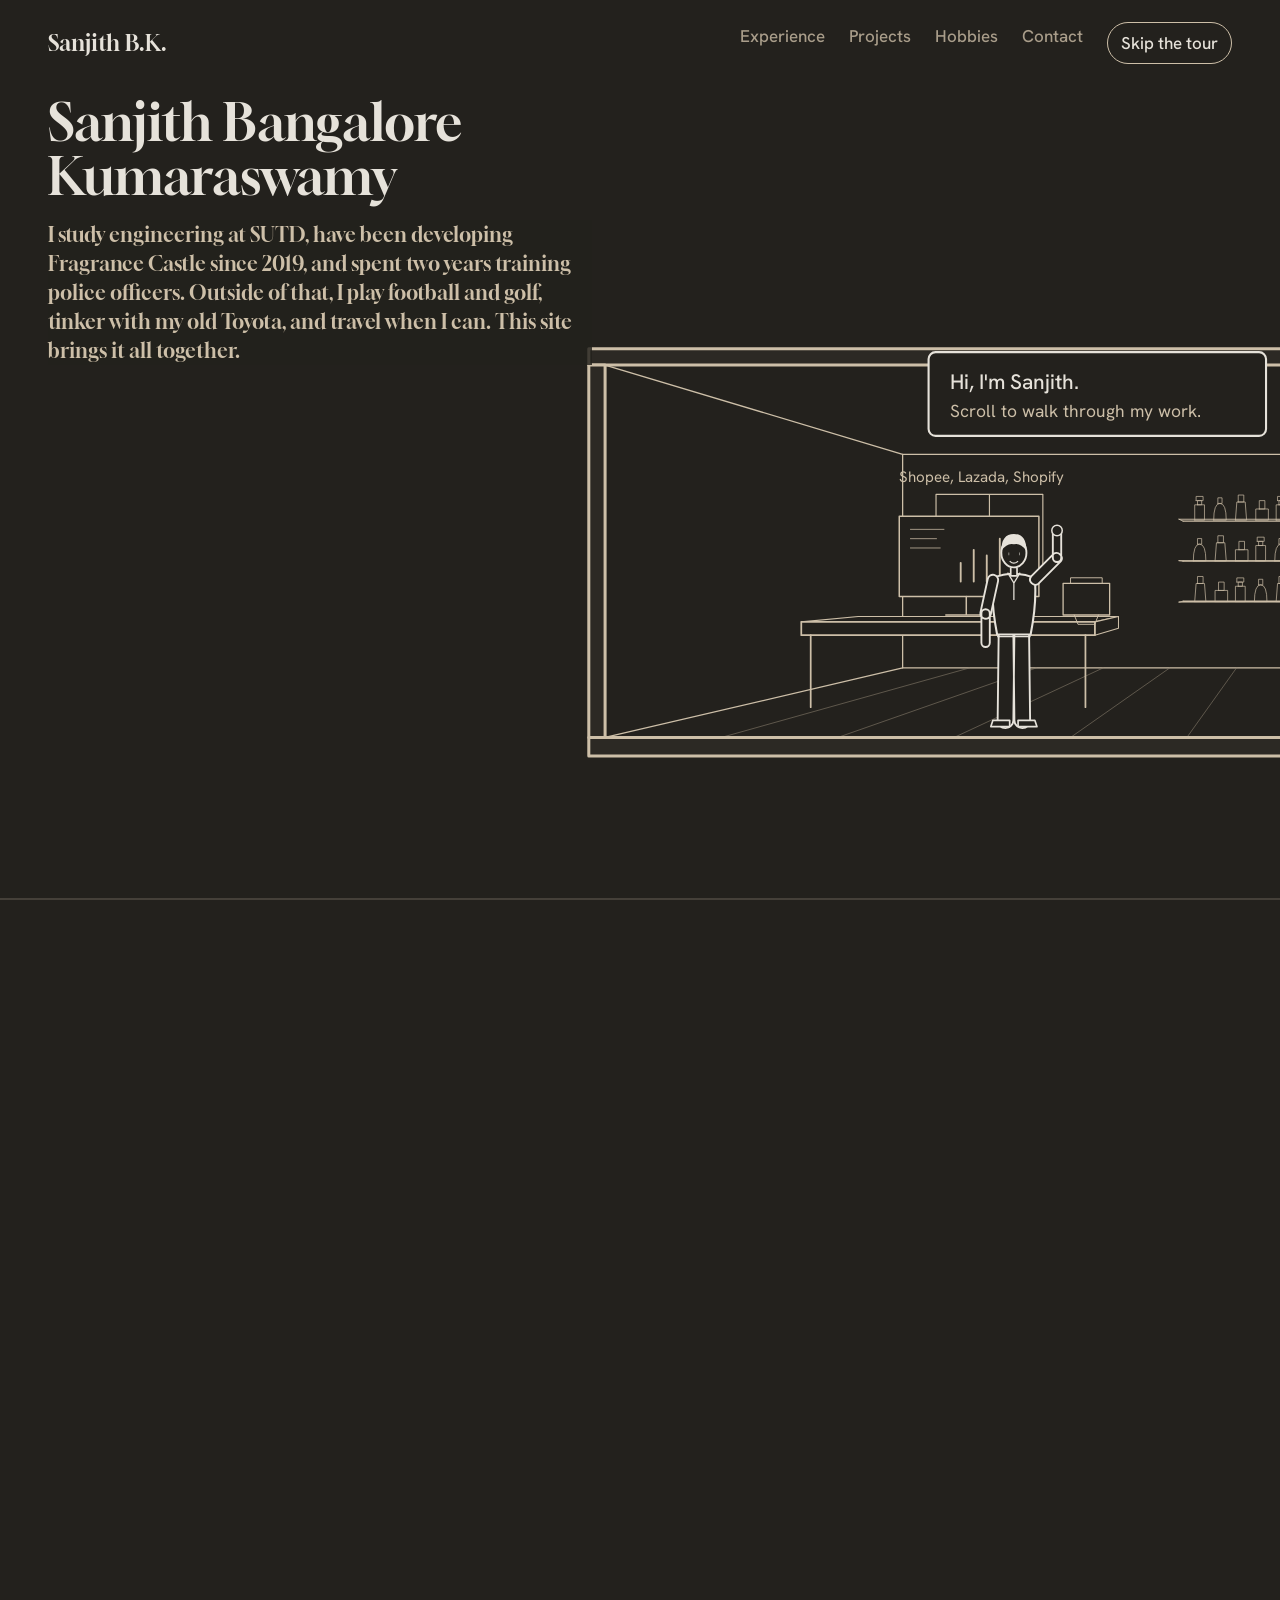
<file: index.html>
<!DOCTYPE html>
<html lang="en">
<head>
  <meta charset="UTF-8">
  <meta name="viewport" content="width=device-width, initial-scale=1.0">
  <meta name="theme-color" content="#23211D">
  <title>Sanjith Bangalore Kumaraswamy</title>
  <meta name="description" content="Engineering student at SUTD developing Fragrance Castle in Singapore. A drawn tour of my work, plus experience, projects and hobbies.">
  <link rel="stylesheet" href="styles.css">
  <script>window.__rm=function(i){var w=i.closest('.lead-pic,.shot,.pic,figure');if(!w)return;var p=w.parentNode;w.remove();if(p&&p.classList.contains('shots')){var n=p.children.length;if(!n)p.remove();else if(n===1)p.classList.add('one');}};</script>
</head>
<body>
<a class="skip" href="#main">Skip to content</a>
<section id="walk" aria-label="A drawn walk through my work">
  <div id="stage">
    <svg id="world" role="img" aria-label="Line drawing of a drawn version of me walking through Fragrance Castle, a police training hallway, the Ekosys construction site, dsm-firmenich in Shanghai and Guangzhou, a football pitch, my workshop and my garage."></svg>
    <div class="w-top"><a class="w-name" href="index.html">Sanjith B.K.</a><nav aria-label="Tour"><a href="experience.html">Experience</a><a href="projects.html">Projects</a><a href="hobbies.html">Hobbies</a><a href="contact.html">Contact</a><a class="w-skip" href="#about">Skip the tour</a></nav></div>
    <div id="walk-hero"><h1>Sanjith Bangalore Kumaraswamy</h1><p>I study engineering at SUTD, have been developing Fragrance Castle since 2019, and spent two years training police officers. Outside of that, I play football and golf, tinker with my old Toyota, and travel when I can. This site brings it all together.</p></div>
    <div id="cards"></div>
    <div class="w-bar"><span id="walk-bar"></span></div>
  </div>
  <noscript><p class="w-noscript">Turn on JavaScript to see the drawn tour, or <a href="#about">read on</a>.</p></noscript>
</section>
<div class="shell">
  <header class="side">
    <a class="name" href="index.html"><span class="full">Sanjith<br>Bangalore<br>Kumaraswamy</span><span class="short">Sanjith B.K.</span></a>
    <nav aria-label="Main"><ul><li><a href="index.html" aria-current="page">Home</a></li><li><a href="experience.html">Experience</a></li><li><a href="projects.html">Projects</a></li><li><a href="hobbies.html">Hobbies</a></li><li><a href="contact.html">Contact</a></li></ul></nav>
    <p class="where">Singapore<br><a href="mailto:bksanjith@gmail.com">bksanjith@gmail.com</a></p>
  </header>
  <main class="main" id="main">
    <div class="col">

      <section class="band first" id="about" aria-labelledby="about-h">
        <h2 id="about-h">About</h2>
        <div class="prose">
            <p>I am an Engineering Product Development student at SUTD, graduating in 2029. I learn by building and prefer to start from a real problem. My projects are on the <a href="projects.html">Projects page</a>, grouped into professional work, projects that develop my skills and projects built out of personal interest.</p>
            <p>Together with my family, I have developed Fragrance Castle Singapore, a fragrance retail and wholesale business. I have won new wholesale clients, sold to both retail and wholesale customers, managed inventory and packed wholesale orders. It made me careful with money. Before I spend on anything, I want to know what it costs and when it will pay for itself. I am still learning, and I am now applying my engineering skills to real business solutions, starting with reducing the time it takes to print shipping labels.</p>
            <p>During National Service I trained over 160 police officers from very different ages, backgrounds and outlooks. The aim was to push each of them hard enough that they would remember the experience, while looking after their welfare. Finding where that line sits for each person shaped how I work with people.</p>
            <p>I see myself as a global individual and do not think within the limits of one country. I am building a network of people across Asia, the Middle East and Europe, partly through cross-industry events, including Beautyworld in Dubai every year and CeMAT Asia and PTC Asia in Shanghai. Interning in China with dsm-firmenich placed me in an environment very different from Singapore, in how people behave and how they work, and in a more technologically developed city. It taught me to adapt quickly and to be at ease working with people wherever they are and however they work.</p>
            <p>I enjoy trying new things and meeting people who do them well, and I am usually keen to learn more when an interesting opportunity arises.</p>
        </div>
      </section>
      <section class="band" aria-labelledby="more-h">
        <h2 id="more-h">More about me</h2>
        <div class="cats wide"><a href="experience.html"><span class="n">Experience</span><span class="c">dsm-firmenich, Ekosys, the police force, Fragrance Castle and more</span></a><a href="projects.html"><span class="n">Projects</span><span class="c">Professional, personal development and personal interest</span></a><a href="hobbies.html"><span class="n">Hobbies and volunteering</span><span class="c">Football, golf, my car, travel and ACRES</span></a><a href="contact.html"><span class="n">Contact</span><span class="c">Email, LinkedIn, phone, and where to find me</span></a></div>
      </section>

      <footer class="foot"><span>Sanjith Bangalore Kumaraswamy</span><span>Based in Singapore</span></footer>
    </div>
  </main>
</div>
<script>document.querySelectorAll('img[data-opt]').forEach(function(i){if(i.complete&&!i.naturalWidth)__rm(i)});</script>
<script src="map.js"></script>
<script src="trace.js"></script>
<script src="scene.js"></script>
</body>
</html>
</file>
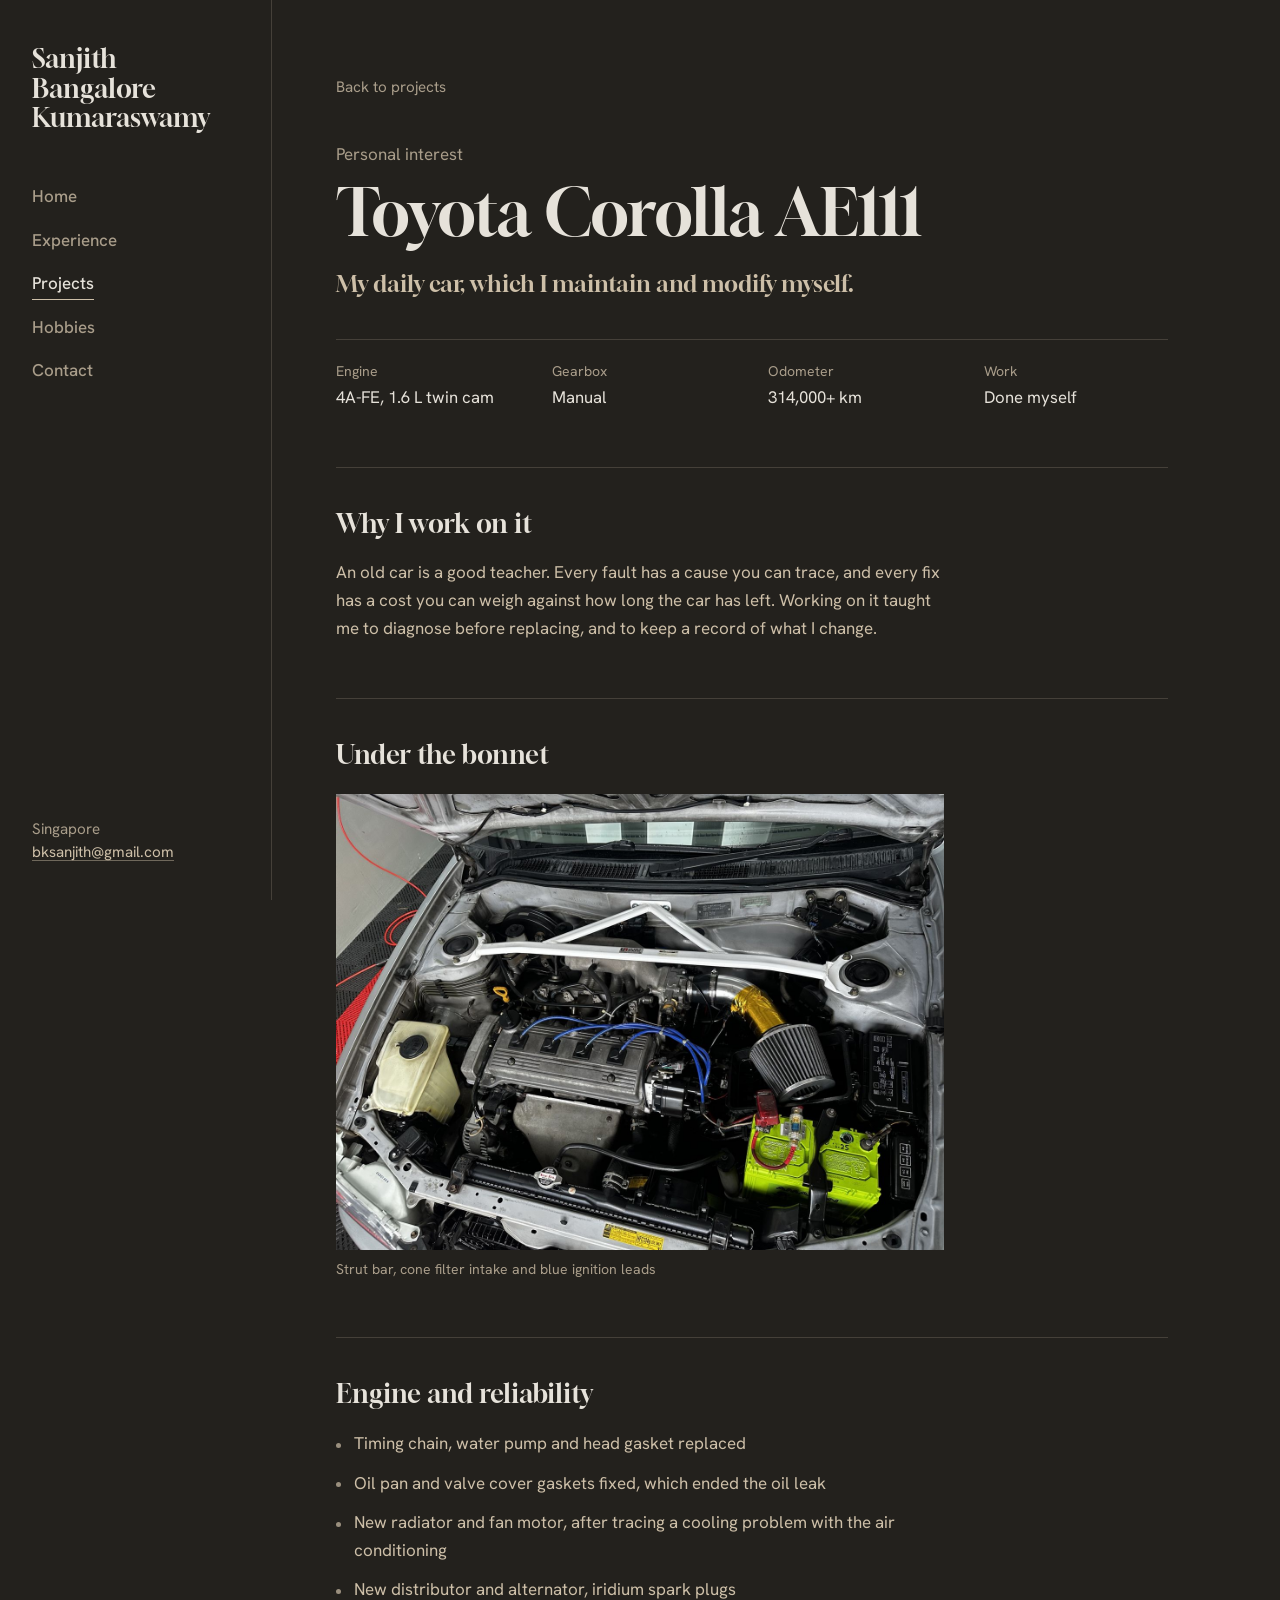
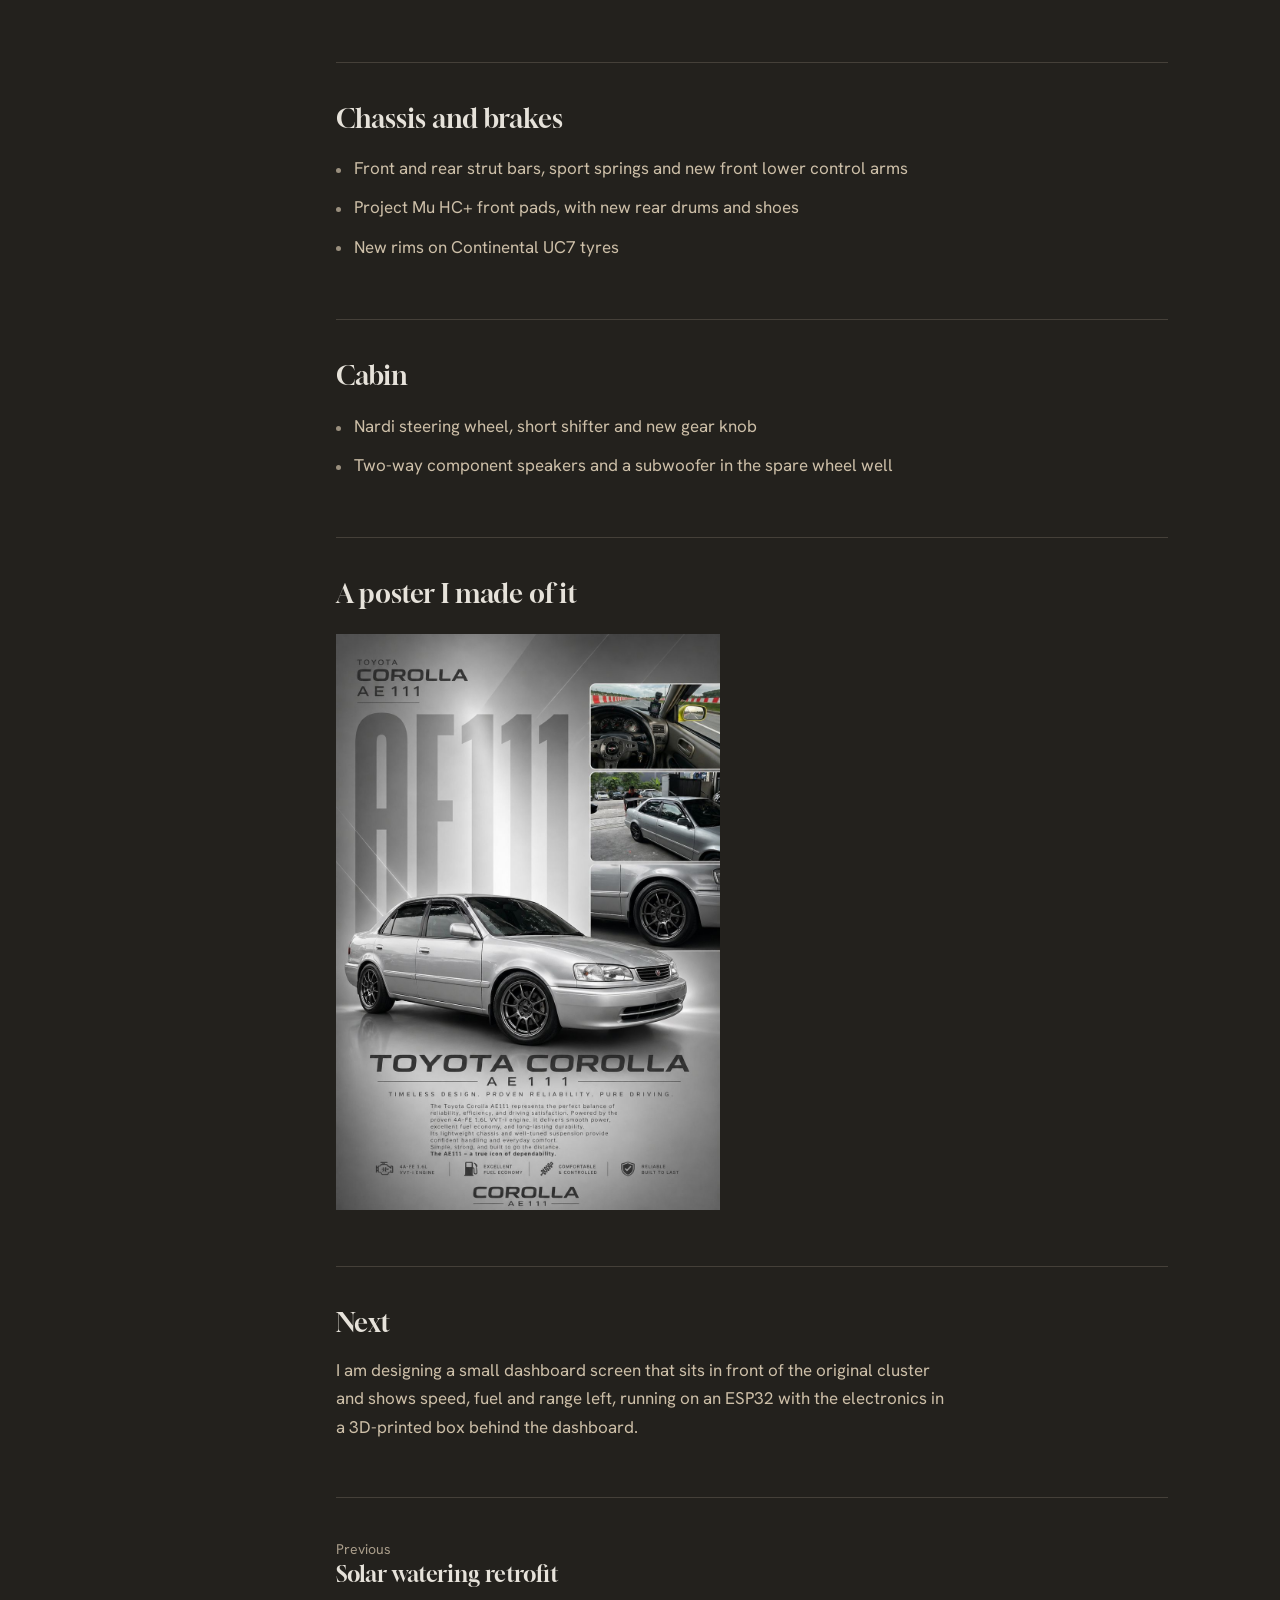
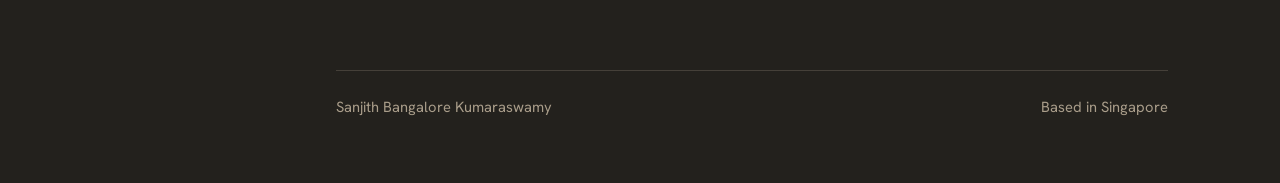
<file: ae111.html>
<!DOCTYPE html>
<html lang="en">
<head>
  <meta charset="UTF-8">
  <meta name="viewport" content="width=device-width, initial-scale=1.0">
  <meta name="theme-color" content="#23211D">
  <title>Toyota Corolla AE111 | Sanjith B.K.</title>
  <meta name="description" content="My Toyota Corolla AE111 with a 4A-FE engine, which I maintain and modify myself.">
  <link rel="stylesheet" href="styles.css">
  <script>window.__rm=function(i){var w=i.closest('.lead-pic,.shot,.pic,figure');if(!w)return;var p=w.parentNode;w.remove();if(p&&p.classList.contains('shots')){var n=p.children.length;if(!n)p.remove();else if(n===1)p.classList.add('one');}};</script>
</head>
<body>
<a class="skip" href="#main">Skip to content</a>
<div class="shell">
  <header class="side">
    <a class="name" href="index.html"><span class="full">Sanjith<br>Bangalore<br>Kumaraswamy</span><span class="short">Sanjith B.K.</span></a>
    <nav aria-label="Main"><ul><li><a href="index.html">Home</a></li><li><a href="experience.html">Experience</a></li><li><a href="projects.html" aria-current="page">Projects</a></li><li><a href="hobbies.html">Hobbies</a></li><li><a href="contact.html">Contact</a></li></ul></nav>
    <p class="where">Singapore<br><a href="mailto:bksanjith@gmail.com">bksanjith@gmail.com</a></p>
  </header>
  <main class="main" id="main">
    <div class="col">

      <a class="back" href="projects.html">Back to projects</a>
      <p class="kind">Personal interest</p>
      <h1 class="p-title">Toyota Corolla AE111</h1>
      <p class="lede">My daily car, which I maintain and modify myself.</p>
      <dl class="specs"><div><dt>Engine</dt><dd>4A-FE, 1.6 L twin cam</dd></div><div><dt>Gearbox</dt><dd>Manual</dd></div><div><dt>Odometer</dt><dd>314,000+ km</dd></div><div><dt>Work</dt><dd>Done myself</dd></div></dl>
      <div class="case">
  
<section class="section"><h2>Why I work on it</h2><div class="prose"><p>An old car is a good teacher. Every fault has a cause you can trace, and every fix has a cost you can weigh against how long the car has left. Working on it taught me to diagnose before replacing, and to keep a record of what I change.</p></div></section>
<section class="section"><h2>Under the bonnet</h2><div class="shots one"><figure class="ph"><img src="engine-bay.jpg" alt="The engine bay of my AE111, with a white strut bar, blue ignition leads and a cone air filter" data-opt onerror="__rm(this)"><figcaption>Strut bar, cone filter intake and blue ignition leads</figcaption></figure></div></section><section class="section"><h2>Engine and reliability</h2><div class="prose"><ul class="plain">
<li>Timing chain, water pump and head gasket replaced</li>
<li>Oil pan and valve cover gaskets fixed, which ended the oil leak</li>
<li>New radiator and fan motor, after tracing a cooling problem with the air conditioning</li>
<li>New distributor and alternator, iridium spark plugs</li>
</ul></div></section>
<section class="section"><h2>Chassis and brakes</h2><div class="prose"><ul class="plain">
<li>Front and rear strut bars, sport springs and new front lower control arms</li>
<li>Project Mu HC+ front pads, with new rear drums and shoes</li>
<li>New rims on Continental UC7 tyres</li>
</ul></div></section>
<section class="section"><h2>Cabin</h2><div class="prose"><ul class="plain">
<li>Nardi steering wheel, short shifter and new gear knob</li>
<li>Two-way component speakers and a subwoofer in the spare wheel well</li>
</ul></div></section>
<section class="section"><h2>A poster I made of it</h2><div class="shots poster"><figure class="ph"><img src="ae111-poster.jpg" alt="A poster of my AE111 with interior and wheel close-ups" data-opt onerror="__rm(this)"></figure></div></section><section class="section"><h2>Next</h2><div class="prose"><p>I am designing a small dashboard screen that sits in front of the original cluster and shows speed, fuel and range left, running on an ESP32 with the electronics in a 3D-printed box behind the dashboard.</p></div></section>
        <section class="section"><nav class="pager" aria-label="More projects"><a href="solar-watering.html"><small>Previous</small><span class="t">Solar watering retrofit</span></a></nav></section>
      </div>

      <footer class="foot"><span>Sanjith Bangalore Kumaraswamy</span><span>Based in Singapore</span></footer>
    </div>
  </main>
</div>
<script>document.querySelectorAll('img[data-opt]').forEach(function(i){if(i.complete&&!i.naturalWidth)__rm(i)});</script>
</body>
</html>
</file>
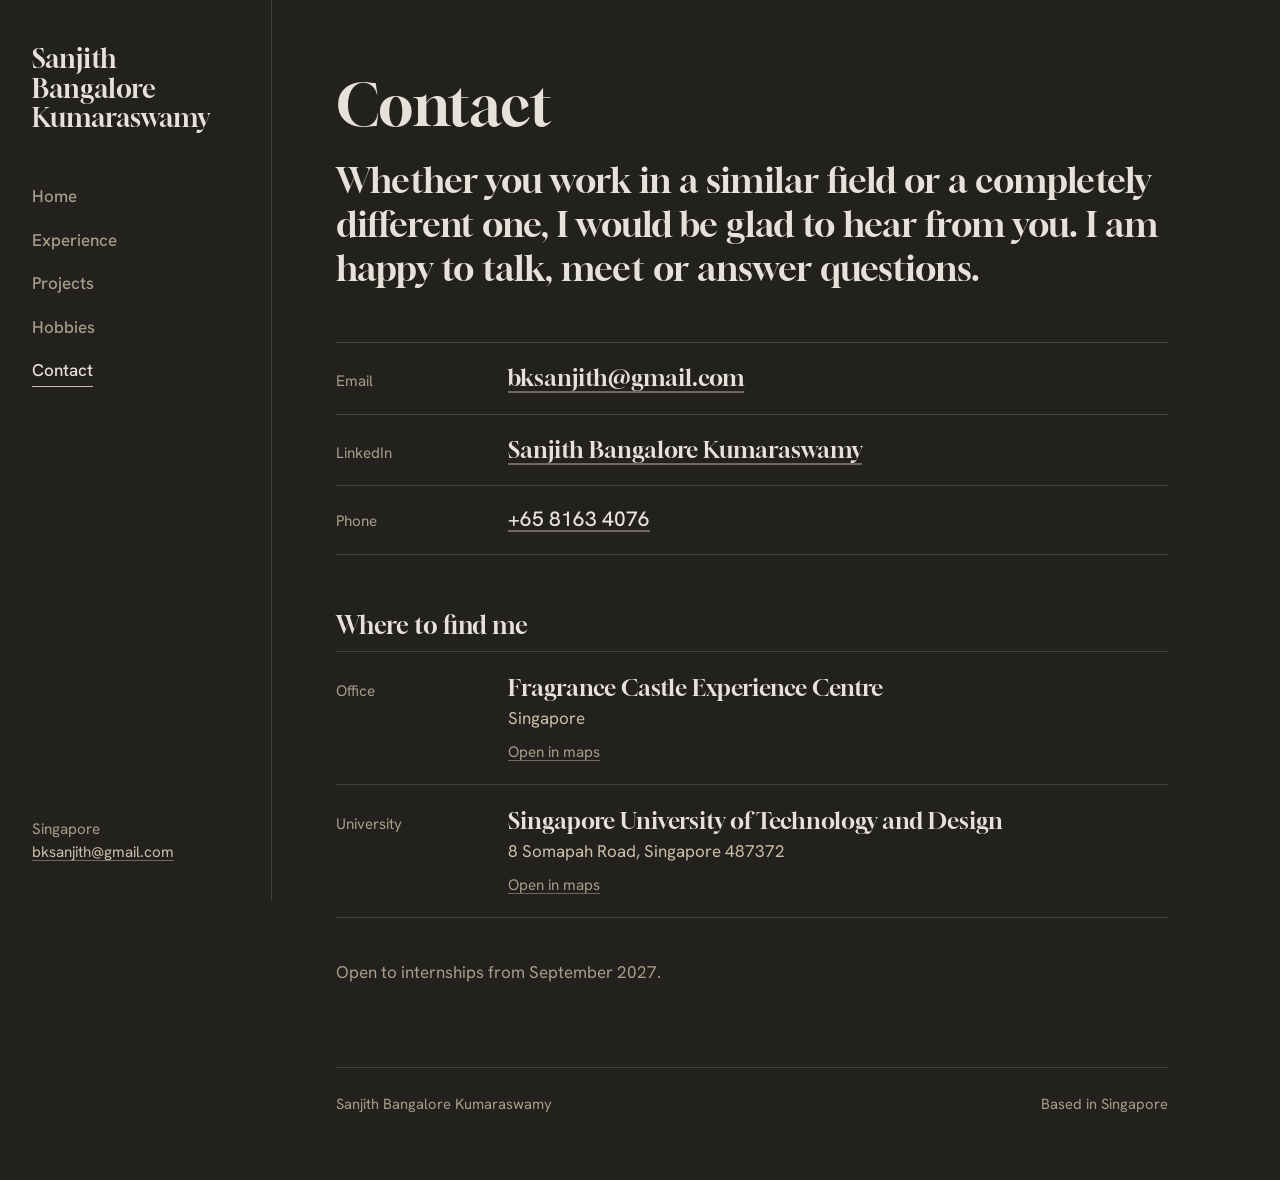
<file: contact.html>
<!DOCTYPE html>
<html lang="en">
<head>
  <meta charset="UTF-8">
  <meta name="viewport" content="width=device-width, initial-scale=1.0">
  <meta name="theme-color" content="#23211D">
  <title>Contact | Sanjith B.K.</title>
  <meta name="description" content="Contact Sanjith by email, LinkedIn or phone, or find him at the Fragrance Castle Experience Centre or SUTD in Singapore.">
  <link rel="stylesheet" href="styles.css">
  <script>window.__rm=function(i){var w=i.closest('.lead-pic,.shot,.pic,figure');if(!w)return;var p=w.parentNode;w.remove();if(p&&p.classList.contains('shots')){var n=p.children.length;if(!n)p.remove();else if(n===1)p.classList.add('one');}};</script>
</head>
<body>
<a class="skip" href="#main">Skip to content</a>
<div class="shell">
  <header class="side">
    <a class="name" href="index.html"><span class="full">Sanjith<br>Bangalore<br>Kumaraswamy</span><span class="short">Sanjith B.K.</span></a>
    <nav aria-label="Main"><ul><li><a href="index.html">Home</a></li><li><a href="experience.html">Experience</a></li><li><a href="projects.html">Projects</a></li><li><a href="hobbies.html">Hobbies</a></li><li><a href="contact.html" aria-current="page">Contact</a></li></ul></nav>
    <p class="where">Singapore<br><a href="mailto:bksanjith@gmail.com">bksanjith@gmail.com</a></p>
  </header>
  <main class="main" id="main">
    <div class="col">

      <h1 class="page-title">Contact</h1>
      <p class="invite">Whether you work in a similar field or a completely different one, I would be glad to hear from you. I am happy to talk, meet or answer questions.</p>

      <ul class="ways" aria-label="Ways to reach me">
        <li><span class="k">Email</span><a class="v" href="mailto:bksanjith@gmail.com">bksanjith@gmail.com</a></li>
        <li><span class="k">LinkedIn</span><a class="v" href="https://www.linkedin.com/in/sanjith-bangalore-kumaraswamy-878bab113/" target="_blank" rel="noopener">Sanjith Bangalore Kumaraswamy</a></li>
        <li><span class="k">Phone</span><a class="v sans" href="tel:+6581634076">+65 8163 4076</a></li>
      </ul>

      <h2 class="sub-h">Where to find me</h2>
      <ul class="places">
        <li><span class="k">Office</span><div class="v"><strong>Fragrance Castle Experience Centre</strong><span>Singapore</span><a href="https://www.google.com/maps/search/?api=1&query=Fragrance+Castle+Experience+Centre+Singapore" target="_blank" rel="noopener">Open in maps</a></div></li>
        <li><span class="k">University</span><div class="v"><strong>Singapore University of Technology and Design</strong><span>8 Somapah Road, Singapore 487372</span><a href="https://www.google.com/maps/search/?api=1&query=Singapore+University+of+Technology+and+Design" target="_blank" rel="noopener">Open in maps</a></div></li>
      </ul>
      <p class="fine">Open to internships from September 2027.</p>

      <footer class="foot"><span>Sanjith Bangalore Kumaraswamy</span><span>Based in Singapore</span></footer>
    </div>
  </main>
</div>
<script>document.querySelectorAll('img[data-opt]').forEach(function(i){if(i.complete&&!i.naturalWidth)__rm(i)});</script>
</body>
</html>
</file>
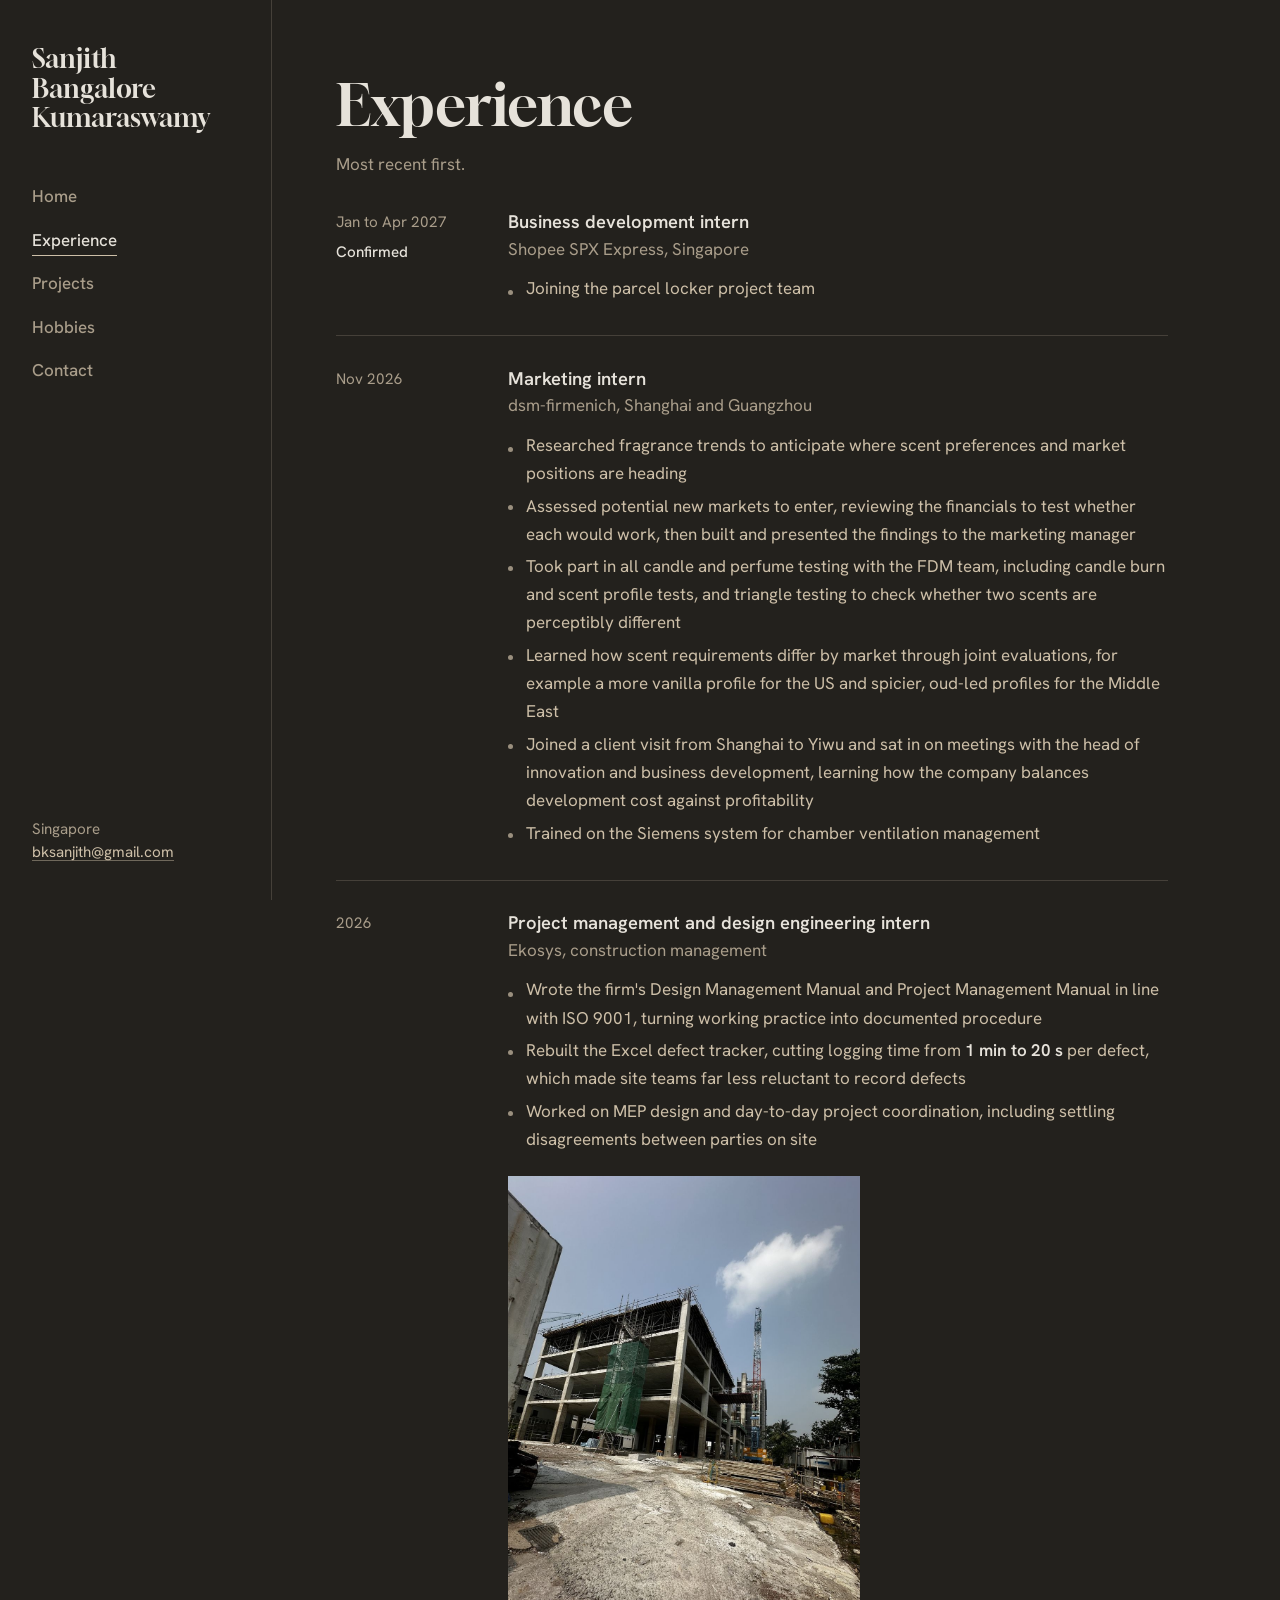
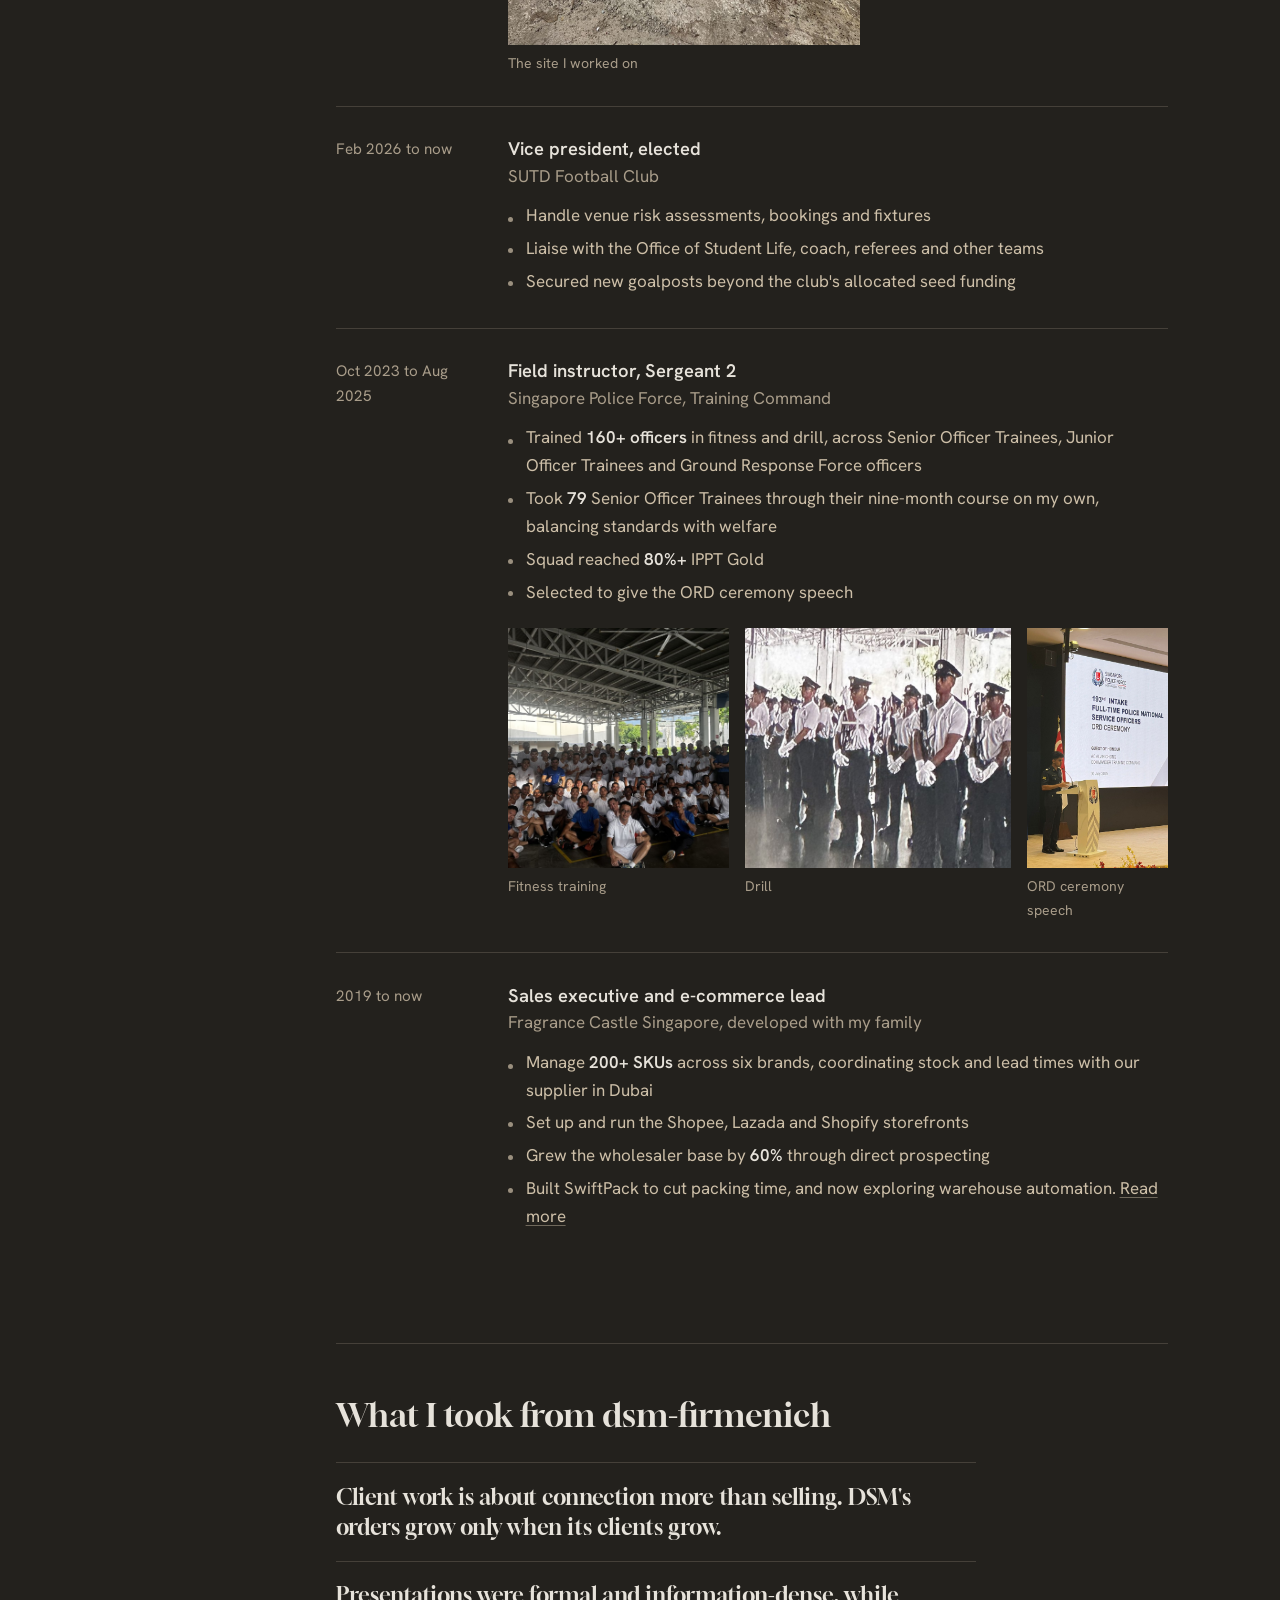
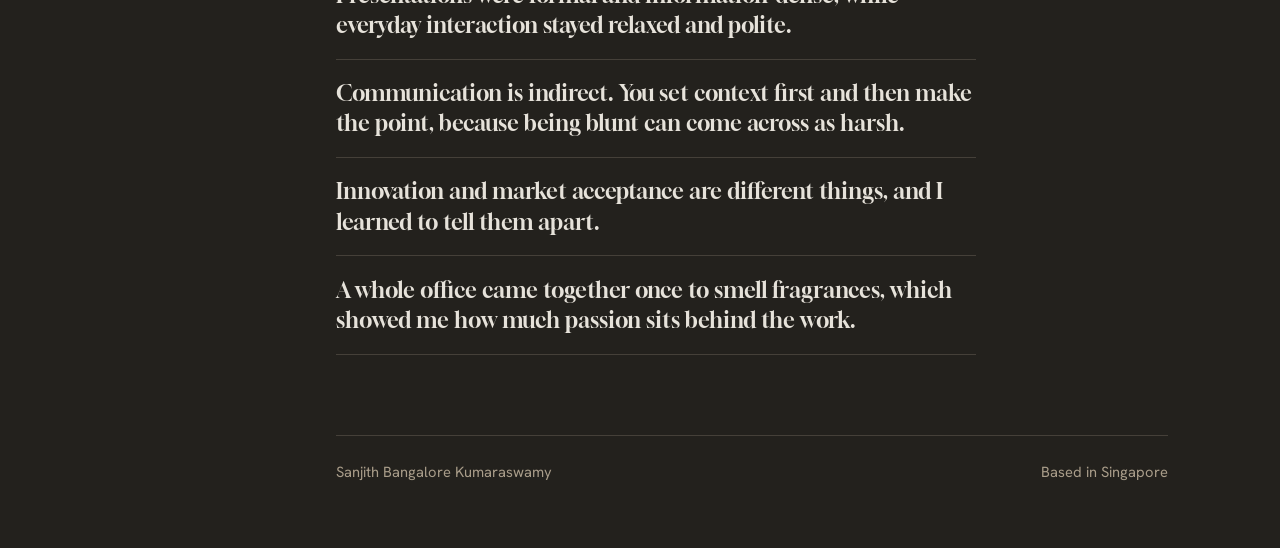
<file: experience.html>
<!DOCTYPE html>
<html lang="en">
<head>
  <meta charset="UTF-8">
  <meta name="viewport" content="width=device-width, initial-scale=1.0">
  <meta name="theme-color" content="#23211D">
  <title>Experience | Sanjith B.K.</title>
  <meta name="description" content="Work experience: dsm-firmenich, Ekosys, Singapore Police Force, SUTD Football Club, Fragrance Castle and Shopee SPX Express.">
  <link rel="stylesheet" href="styles.css">
  <script>window.__rm=function(i){var w=i.closest('.lead-pic,.shot,.pic,figure');if(!w)return;var p=w.parentNode;w.remove();if(p&&p.classList.contains('shots')){var n=p.children.length;if(!n)p.remove();else if(n===1)p.classList.add('one');}};</script>
</head>
<body>
<a class="skip" href="#main">Skip to content</a>
<div class="shell">
  <header class="side">
    <a class="name" href="index.html"><span class="full">Sanjith<br>Bangalore<br>Kumaraswamy</span><span class="short">Sanjith B.K.</span></a>
    <nav aria-label="Main"><ul><li><a href="index.html">Home</a></li><li><a href="experience.html" aria-current="page">Experience</a></li><li><a href="projects.html">Projects</a></li><li><a href="hobbies.html">Hobbies</a></li><li><a href="contact.html">Contact</a></li></ul></nav>
    <p class="where">Singapore<br><a href="mailto:bksanjith@gmail.com">bksanjith@gmail.com</a></p>
  </header>
  <main class="main" id="main">
    <div class="col">

      <h1 class="page-title">Experience</h1>
      <p class="sub-lead">Most recent first.</p>
      <ol class="roles"><li id="shopee"><div class="when">Jan to Apr 2027<b>Confirmed</b></div><div><h3>Business development intern</h3><p class="org">Shopee SPX Express, Singapore</p><ul><li>Joining the parcel locker project team</li></ul></div></li><li id="dsm"><div class="when">Nov 2026</div><div><h3>Marketing intern</h3><p class="org">dsm-firmenich, Shanghai and Guangzhou</p><ul><li>Researched fragrance trends to anticipate where scent preferences and market positions are heading</li><li>Assessed potential new markets to enter, reviewing the financials to test whether each would work, then built and presented the findings to the marketing manager</li><li>Took part in all candle and perfume testing with the FDM team, including candle burn and scent profile tests, and triangle testing to check whether two scents are perceptibly different</li><li>Learned how scent requirements differ by market through joint evaluations, for example a more vanilla profile for the US and spicier, oud-led profiles for the Middle East</li><li>Joined a client visit from Shanghai to Yiwu and sat in on meetings with the head of innovation and business development, learning how the company balances development cost against profitability</li><li>Trained on the Siemens system for chamber ventilation management</li></ul></div></li><li id="ekosys"><div class="when">2026</div><div><h3>Project management and design engineering intern</h3><p class="org">Ekosys, construction management</p><ul><li>Wrote the firm's Design Management Manual and Project Management Manual in line with ISO 9001, turning working practice into documented procedure</li><li>Rebuilt the Excel defect tracker, cutting logging time from <span class="fig">1 min to 20 s</span> per defect, which made site teams far less reluctant to record defects</li><li>Worked on MEP design and day-to-day project coordination, including settling disagreements between parties on site</li></ul><div class="shots one"><figure class="ph"><img src="ekosys-site.jpg" alt="The Ekosys construction site, with the concrete frame, scaffolding and tower crane" data-opt onerror="__rm(this)"><figcaption>The site I worked on</figcaption></figure></div></div></li><li id="football"><div class="when">Feb 2026 to now</div><div><h3>Vice president, elected</h3><p class="org">SUTD Football Club</p><ul><li>Handle venue risk assessments, bookings and fixtures</li><li>Liaise with the Office of Student Life, coach, referees and other teams</li><li>Secured new goalposts beyond the club's allocated seed funding</li></ul></div></li><li id="spf"><div class="when">Oct 2023 to Aug 2025</div><div><h3>Field instructor, Sergeant 2</h3><p class="org">Singapore Police Force, Training Command</p><ul><li>Trained <span class="fig">160+ officers</span> in fitness and drill, across Senior Officer Trainees, Junior Officer Trainees and Ground Response Force officers</li><li>Took <span class="fig">79</span> Senior Officer Trainees through their nine-month course on my own, balancing standards with welfare</li><li>Squad reached <span class="fig">80%+</span> IPPT Gold</li><li>Selected to give the ORD ceremony speech</li></ul><div class="shots three"><figure class="ph"><img src="police-fitness.jpg" alt="Trainees and instructors after a fitness session" data-opt onerror="__rm(this)"><figcaption>Fitness training</figcaption></figure><figure class="ph"><img src="police-drill.jpg" alt="Officers in white uniform standing in formation during drill" data-opt onerror="__rm(this)"><figcaption>Drill</figcaption></figure><figure class="ph"><img src="ord-speech.jpg" alt="Sanjith giving the speech at the ORD ceremony" data-opt onerror="__rm(this)"><figcaption>ORD ceremony speech</figcaption></figure></div></div></li><li id="fc"><div class="when">2019 to now</div><div><h3>Sales executive and e-commerce lead</h3><p class="org">Fragrance Castle Singapore, developed with my family</p><ul><li>Manage <span class="fig">200+ SKUs</span> across six brands, coordinating stock and lead times with our supplier in Dubai</li><li>Set up and run the Shopee, Lazada and Shopify storefronts</li><li>Grew the wholesaler base by <span class="fig">60%</span> through direct prospecting</li><li>Built SwiftPack to cut packing time, and now exploring warehouse automation. <a href="fragrance-castle.html">Read more</a></li></ul></div></li></ol>
      <section class="band" aria-labelledby="notes-h">
        <h2 id="notes-h">What I took from dsm-firmenich</h2>
        <ul class="notes"><li>Client work is about connection more than selling. DSM's orders grow only when its clients grow.</li><li>Presentations were formal and information-dense, while everyday interaction stayed relaxed and polite.</li><li>Communication is indirect. You set context first and then make the point, because being blunt can come across as harsh.</li><li>Innovation and market acceptance are different things, and I learned to tell them apart.</li><li>A whole office came together once to smell fragrances, which showed me how much passion sits behind the work.</li></ul>
      </section>

      <footer class="foot"><span>Sanjith Bangalore Kumaraswamy</span><span>Based in Singapore</span></footer>
    </div>
  </main>
</div>
<script>document.querySelectorAll('img[data-opt]').forEach(function(i){if(i.complete&&!i.naturalWidth)__rm(i)});</script>
</body>
</html>
</file>
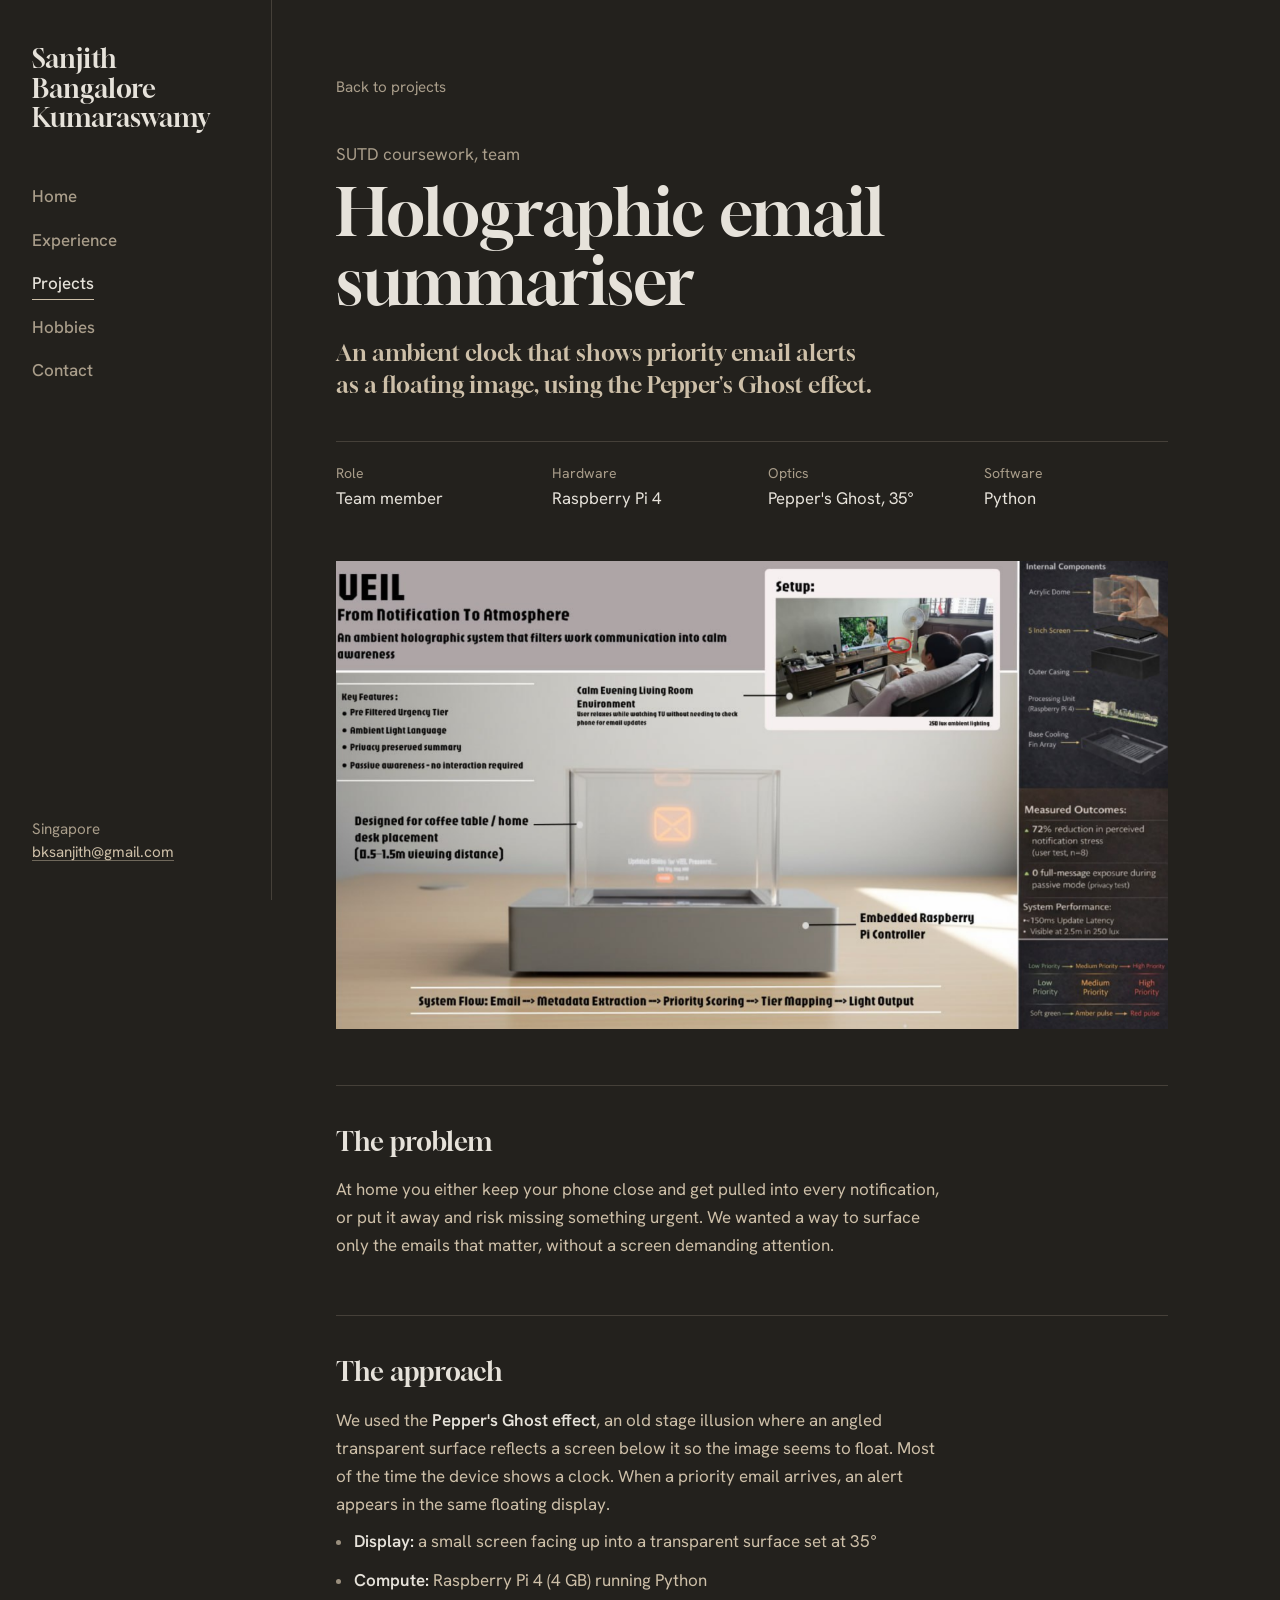
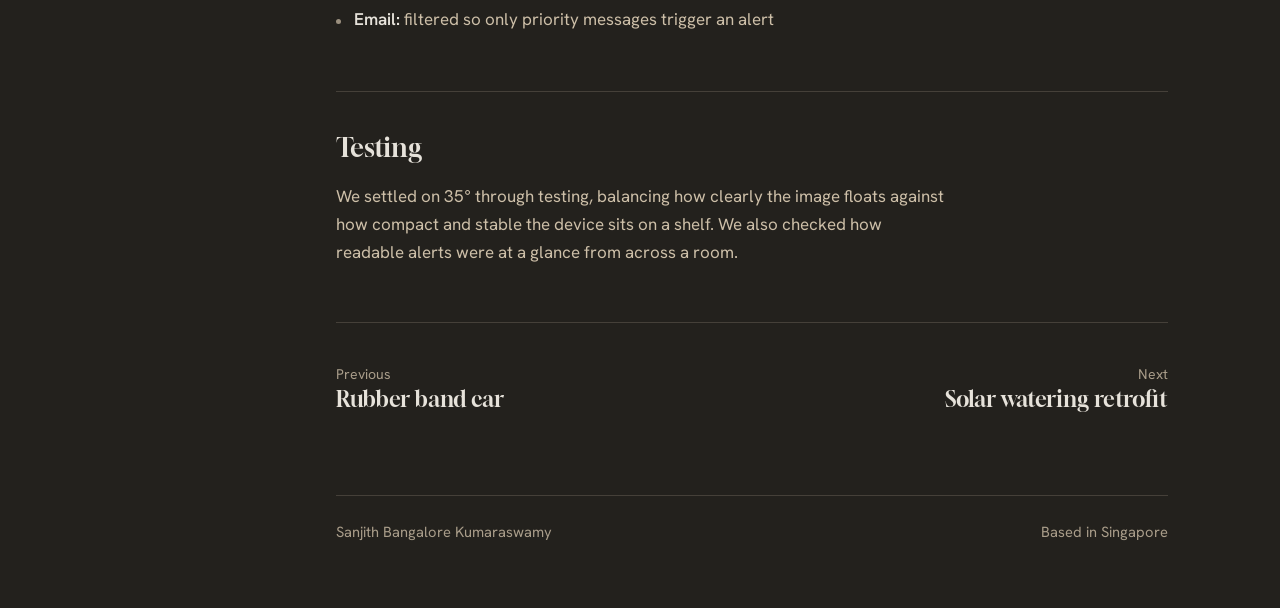
<file: holographic.html>
<!DOCTYPE html>
<html lang="en">
<head>
  <meta charset="UTF-8">
  <meta name="viewport" content="width=device-width, initial-scale=1.0">
  <meta name="theme-color" content="#23211D">
  <title>Holographic email summariser | Sanjith B.K.</title>
  <meta name="description" content="An ambient clock that shows priority email alerts as a floating image, using the Pepper's Ghost effect.">
  <link rel="stylesheet" href="styles.css">
  <script>window.__rm=function(i){var w=i.closest('.lead-pic,.shot,.pic,figure');if(!w)return;var p=w.parentNode;w.remove();if(p&&p.classList.contains('shots')){var n=p.children.length;if(!n)p.remove();else if(n===1)p.classList.add('one');}};</script>
</head>
<body>
<a class="skip" href="#main">Skip to content</a>
<div class="shell">
  <header class="side">
    <a class="name" href="index.html"><span class="full">Sanjith<br>Bangalore<br>Kumaraswamy</span><span class="short">Sanjith B.K.</span></a>
    <nav aria-label="Main"><ul><li><a href="index.html">Home</a></li><li><a href="experience.html">Experience</a></li><li><a href="projects.html" aria-current="page">Projects</a></li><li><a href="hobbies.html">Hobbies</a></li><li><a href="contact.html">Contact</a></li></ul></nav>
    <p class="where">Singapore<br><a href="mailto:bksanjith@gmail.com">bksanjith@gmail.com</a></p>
  </header>
  <main class="main" id="main">
    <div class="col">

      <a class="back" href="projects.html">Back to projects</a>
      <p class="kind">SUTD coursework, team</p>
      <h1 class="p-title">Holographic email summariser</h1>
      <p class="lede">An ambient clock that shows priority email alerts as a floating image, using the Pepper's Ghost effect.</p>
      <dl class="specs"><div><dt>Role</dt><dd>Team member</dd></div><div><dt>Hardware</dt><dd>Raspberry Pi 4</dd></div><div><dt>Optics</dt><dd>Pepper's Ghost, 35°</dd></div><div><dt>Software</dt><dd>Python</dd></div></dl>
      <div class="case">
  <div class="lead-pic"><div class="shot"><img src="image.png" alt="Holographic email summariser" data-opt onerror="__rm(this)"></div></div>
<section class="section"><h2>The problem</h2><div class="prose"><p>At home you either keep your phone close and get pulled into every notification, or put it away and risk missing something urgent. We wanted a way to surface only the emails that matter, without a screen demanding attention.</p></div></section>
<section class="section"><h2>The approach</h2><div class="prose"><p>We used the <strong>Pepper's Ghost effect</strong>, an old stage illusion where an angled transparent surface reflects a screen below it so the image seems to float. Most of the time the device shows a clock. When a priority email arrives, an alert appears in the same floating display.</p>
<ul class="plain">
<li><strong>Display:</strong> a small screen facing up into a transparent surface set at 35°</li>
<li><strong>Compute:</strong> Raspberry Pi 4 (4 GB) running Python</li>
<li><strong>Email:</strong> filtered so only priority messages trigger an alert</li>
</ul>
</div></section>
<section class="section"><h2>Testing</h2><div class="prose"><p>We settled on 35° through testing, balancing how clearly the image floats against how compact and stable the device sits on a shelf. We also checked how readable alerts were at a glance from across a room.</p></div></section>


        <section class="section"><nav class="pager" aria-label="More projects"><a href="rubberband-car.html"><small>Previous</small><span class="t">Rubber band car</span></a><a class="nx" href="solar-watering.html"><small>Next</small><span class="t">Solar watering retrofit</span></a></nav></section>
      </div>

      <footer class="foot"><span>Sanjith Bangalore Kumaraswamy</span><span>Based in Singapore</span></footer>
    </div>
  </main>
</div>
<script>document.querySelectorAll('img[data-opt]').forEach(function(i){if(i.complete&&!i.naturalWidth)__rm(i)});</script>
</body>
</html>
</file>
<file: styles.css>
@import url('https://fonts.googleapis.com/css2?family=Gloock&family=Hanken+Grotesk:wght@400;500;600&display=swap');

:root {
  --ink: #23211D;
  --ink-2: #2C2924;
  --sand: #CDBFA8;
  --stone: #E6E2DA;
  --muted: #A99D8A;
  --rule: rgba(205, 191, 168, 0.2);
  --serif: 'Gloock', 'Iowan Old Style', Georgia, serif;
  --sans: 'Hanken Grotesk', system-ui, -apple-system, 'Segoe UI', sans-serif;
  --side: 17rem;
}

*, *::before, *::after { box-sizing: border-box; }
html { -webkit-text-size-adjust: 100%; }
body {
  margin: 0;
  background: var(--ink);
  color: var(--sand);
  font: 400 1.0625rem/1.65 var(--sans);
  -webkit-font-smoothing: antialiased;
}
img { max-width: 100%; display: block; }
a { color: inherit; text-decoration-color: rgba(205, 191, 168, 0.45); text-underline-offset: 0.2em; }
a:hover { color: var(--stone); text-decoration-color: var(--stone); }
:focus-visible { outline: 2px solid var(--stone); outline-offset: 3px; }
h1, h2, h3, p, ul, ol, dl, dd, figure { margin: 0; }
ul, ol { padding: 0; list-style: none; }
.sr-only { position: absolute; width: 1px; height: 1px; overflow: hidden; clip: rect(0 0 0 0); white-space: nowrap; }
.skip { position: absolute; left: 1rem; top: -4rem; background: var(--stone); color: var(--ink); padding: 0.6rem 1rem; z-index: 10; }
.skip:focus { top: 1rem; }

/* shell: fixed side column, content to the right */
.shell { display: grid; grid-template-columns: var(--side) minmax(0, 1fr); min-height: 100vh; }

.side {
  position: sticky; top: 0; height: 100vh;
  display: grid; grid-template-rows: auto 1fr auto;
  padding: 2.75rem 2rem 2.25rem;
  border-right: 1px solid var(--rule);
}
.name { font: 400 1.65rem/1.12 var(--serif); color: var(--stone); text-decoration: none; display: block; }
.name:hover { color: #fff; }
.name .short { display: none; }
.side nav { margin-top: 3rem; align-self: start; }
.side nav ul { display: grid; gap: 0.7rem; }
.side nav a { text-decoration: none; font-weight: 500; color: var(--muted); display: inline-block; padding: 0.1rem 0; border-bottom: 1px solid transparent; }
.side nav a:hover { color: var(--stone); }
.side nav a[aria-current="page"] { color: var(--stone); border-bottom-color: var(--sand); }
.where { font-size: 0.95rem; color: var(--muted); line-height: 1.5; }
.where a { color: var(--sand); }

/* main column */
.main { padding: 4.5rem clamp(1.5rem, 5vw, 5.5rem) 4rem; min-width: 0; }
.col { max-width: 52rem; }

.statement {
  font: 400 clamp(1.6rem, 3.2vw, 2.6rem)/1.22 var(--serif);
  color: var(--stone);
  letter-spacing: -0.003em;
  max-width: 28em;
}
@media (prefers-reduced-motion: no-preference) {
  .statement { animation: settle 0.9s ease-out both; }
  @keyframes settle { from { opacity: 0; transform: translateY(0.5rem); } to { opacity: 1; transform: none; } }
}

.band { margin-top: 5rem; padding-top: 3.25rem; border-top: 1px solid var(--rule); }
.band > h2, .page-title { font: 400 clamp(1.7rem, 2.6vw, 2.1rem)/1.15 var(--serif); color: var(--stone); margin-bottom: 1.75rem; }
.band > .sub { margin: -1rem 0 1.75rem; color: var(--muted); max-width: 36rem; }
.page-title { font-size: clamp(2.4rem, 5vw, 3.6rem); margin-bottom: 1.25rem; }

/* about */
.about { display: grid; grid-template-columns: minmax(0, 38rem) 14rem; gap: 3.5rem; align-items: start; }
.prose p { max-width: 38rem; }
.prose p + p { margin-top: 1.25rem; }
.about figure img { width: 100%; aspect-ratio: 3 / 4; object-fit: cover; }

/* experience */
.roles li { display: grid; grid-template-columns: 9rem minmax(0, 1fr); gap: 0 1.75rem; padding: 1.9rem 0; border-top: 1px solid var(--rule); }
.roles li:first-child { border-top: 0; padding-top: 0; }
.when { color: var(--muted); font-size: 0.95rem; font-variant-numeric: tabular-nums; }
.when b { display: block; margin-top: 0.3rem; font-weight: 500; color: var(--stone); }
.roles h3 { font: 600 1.15rem/1.35 var(--sans); color: var(--stone); }
.org { color: var(--muted); margin-bottom: 0.7rem; }
.roles ul li, ul.plain li { display: block; padding: 0.15rem 0 0.15rem 1.1rem; border: 0; position: relative; }
.roles ul li::before, ul.plain li::before { content: ''; position: absolute; left: 0; top: 0.95em; width: 5px; height: 5px; border-radius: 50%; background: var(--sand); opacity: 0.7; }
.fig { color: var(--stone); font-weight: 600; font-variant-numeric: tabular-nums; }

/* reflections */
.notes li { font: 400 clamp(1.15rem, 1.8vw, 1.4rem)/1.35 var(--serif); color: var(--stone); padding: 1.15rem 0; border-top: 1px solid var(--rule); max-width: 40rem; }
.notes li:last-child { border-bottom: 1px solid var(--rule); }

/* photo slots */
.pic { aspect-ratio: 4 / 3; background: var(--ink-2); position: relative; overflow: hidden; }
.pic img { width: 100%; height: 100%; object-fit: cover; }
.pic.empty, .shot.empty { border: 1px dashed var(--rule); display: grid; place-items: center; }
.pic.empty::after, .shot.empty::after { content: attr(data-hint); color: var(--muted); font-size: 0.85rem; padding: 0 1rem; text-align: center; }

/* outside work */
.out { display: grid; grid-template-columns: repeat(2, minmax(0, 1fr)); gap: 2.5rem 2rem; }
.out h3 { font: 400 1.4rem/1.2 var(--serif); color: var(--stone); margin: 0.9rem 0 0.35rem; }
.out p { color: var(--sand); max-width: 24rem; }

/* category rows on home, project rows on projects page */
.cats a, .rows a.row { display: grid; gap: 0.35rem 2rem; padding: 1.5rem 0; border-top: 1px solid var(--rule); text-decoration: none; align-items: baseline; }
.cats a:last-child, .rows a.row:last-child { border-bottom: 1px solid var(--rule); }
.cats a { grid-template-columns: minmax(0, 1fr) auto; }
.cats .n { font: 400 1.6rem/1.2 var(--serif); color: var(--stone); }
.cats .c { color: var(--muted); font-variant-numeric: tabular-nums; }
.cats a:hover .n, .rows a.row:hover .n { text-decoration: underline; text-decoration-thickness: 1px; text-underline-offset: 0.18em; }

.group + .group { margin-top: 4rem; }
.group > h2 { font: 400 clamp(1.5rem, 2.4vw, 1.9rem)/1.2 var(--serif); color: var(--stone); }
.group > .sub { color: var(--muted); margin: 0.4rem 0 1.5rem; max-width: 34rem; }
.rows a.row { grid-template-columns: 8rem minmax(0, 1fr) auto; }
.rows a.row.nothumb { grid-template-columns: minmax(0, 1fr) auto; }
.row .thumb { grid-row: 1 / span 3; align-self: start; aspect-ratio: 4 / 3; background: var(--ink-2); overflow: hidden; }
.row .thumb img { width: 100%; height: 100%; object-fit: cover; }
.row .n { font: 400 1.65rem/1.2 var(--serif); color: var(--stone); grid-column: 2; }
.row .res { grid-column: 3; grid-row: 1; color: var(--stone); font-weight: 600; font-variant-numeric: tabular-nums; text-align: right; }
.row .meta { grid-column: 2; color: var(--muted); font-size: 0.92rem; }
.row .what { grid-column: 2; max-width: 36rem; }
.row.nothumb .n, .row.nothumb .meta, .row.nothumb .what { grid-column: 1; }
.row.nothumb .res { grid-column: 2; }

/* project page */
.back { display: inline-block; color: var(--muted); font-size: 0.95rem; margin-bottom: 2.5rem; text-decoration: none; }
.back:hover { color: var(--stone); }
.kind { color: var(--muted); margin-bottom: 0.6rem; }
.p-title { font: 400 clamp(2.4rem, 5vw, 4rem)/1.08 var(--serif); color: var(--stone); }
.lede { font: 400 clamp(1.2rem, 2vw, 1.45rem)/1.4 var(--serif); color: var(--sand); margin-top: 1.25rem; max-width: 34rem; }
.specs { display: grid; grid-template-columns: repeat(auto-fit, minmax(9rem, 1fr)); gap: 1.25rem 2rem; border-top: 1px solid var(--rule); padding-top: 1.25rem; margin-top: 2.5rem; }
.specs dt { color: var(--muted); font-size: 0.88rem; }
.specs dd { color: var(--stone); font-size: 1.05rem; font-variant-numeric: tabular-nums; }
.case .lead-pic { margin: 3rem 0 0; }
.shot { aspect-ratio: 4 / 3; background: var(--ink-2); overflow: hidden; position: relative; }
.lead-pic .shot { aspect-ratio: 16 / 9; }
.shot img { width: 100%; height: 100%; object-fit: cover; }
.shots { display: grid; grid-template-columns: repeat(2, minmax(0, 1fr)); gap: 1rem; margin-top: 1.5rem; }
.case .section { margin-top: 3.5rem; padding-top: 2.5rem; border-top: 1px solid var(--rule); }
.case .section h2 { font: 400 1.65rem/1.2 var(--serif); color: var(--stone); margin-bottom: 1.1rem; }
.case .prose p, .case ul.plain { max-width: 38rem; }
ul.plain li { margin-top: 0.4rem; }
table.results { width: 100%; max-width: 38rem; border-collapse: collapse; }
table.results td { padding: 0.8rem 0; border-top: 1px solid var(--rule); vertical-align: top; }
table.results td:last-child { text-align: right; color: var(--stone); font-variant-numeric: tabular-nums; }
table.results tr:last-child td { border-bottom: 1px solid var(--rule); }
.case strong { color: var(--stone); font-weight: 600; }
.pager { display: flex; justify-content: space-between; gap: 1.5rem; }
.pager a { text-decoration: none; display: block; max-width: 45%; }
.pager small { display: block; color: var(--muted); font-size: 0.88rem; }
.pager .t { font: 400 1.35rem/1.25 var(--serif); color: var(--stone); }
.pager a:hover .t { text-decoration: underline; text-decoration-thickness: 1px; }
.pager .nx { text-align: right; margin-left: auto; }

/* contact */
.invite { font: 400 clamp(1.5rem, 2.8vw, 2.2rem)/1.25 var(--serif); color: var(--stone); max-width: 26em; }
.ways { margin-top: 3.25rem; }
.ways li, .places li { display: grid; grid-template-columns: 9rem minmax(0, 1fr); gap: 0.25rem 1.75rem; padding: 1.2rem 0; border-top: 1px solid var(--rule); align-items: baseline; }
.ways li:last-child, .places li:last-child { border-bottom: 1px solid var(--rule); }
.ways .k, .places .k { color: var(--muted); font-size: 0.95rem; }
.ways a.v { font: 400 clamp(1.15rem, 2vw, 1.45rem)/1.3 var(--serif); color: var(--stone); overflow-wrap: anywhere; }
.ways a.v.sans { font-family: var(--sans); font-weight: 500; font-size: clamp(1.1rem, 1.9vw, 1.3rem); }
.places { margin-top: 0.5rem; }
.places .v strong { display: block; font: 400 clamp(1.15rem, 2vw, 1.45rem)/1.3 var(--serif); color: var(--stone); font-weight: 400; }
.places .v span { display: block; color: var(--sand); margin-top: 0.15rem; }
.places .v a { display: inline-block; margin-top: 0.5rem; font-size: 0.95rem; color: var(--muted); }
.places .v a:hover { color: var(--stone); }
.sub-h { font: 400 1.5rem/1.2 var(--serif); color: var(--stone); margin: 3.5rem 0 0.75rem; }
.fine { color: var(--muted); margin-top: 2.5rem; }

/* footer */
.foot { margin-top: 5rem; padding-top: 1.5rem; border-top: 1px solid var(--rule); display: flex; justify-content: space-between; gap: 1rem; flex-wrap: wrap; color: var(--muted); font-size: 0.92rem; }
.foot a { color: var(--muted); }
.foot a:hover { color: var(--stone); }

/* phone and narrow */
@media (max-width: 880px) {
  .shell { grid-template-columns: minmax(0, 1fr); }
  .side { position: static; height: auto; display: flex; flex-direction: row; align-items: center; justify-content: space-between; gap: 1rem; padding: 1.1rem 1.25rem; border-right: 0; border-bottom: 1px solid var(--rule); }
  .name { font-size: 1.3rem; }
  .name .full { display: none; }
  .name .short { display: inline; }
  .side nav { margin: 0; }
  .side nav ul { display: flex; gap: 1.1rem; }
  .side nav a { font-size: 0.98rem; }
  .where { display: none; }
  .main { padding: 2.75rem 1.25rem 3rem; }
  .band { margin-top: 3.5rem; padding-top: 2.5rem; }
  .about { grid-template-columns: minmax(0, 1fr); gap: 2rem; }
  .about figure { max-width: 14rem; }
  .roles li { grid-template-columns: minmax(0, 1fr); gap: 0.5rem; }
  .roles li:first-child { padding-top: 0; }
  .when b { display: inline; margin-left: 0.6rem; }
  .out { grid-template-columns: minmax(0, 1fr); }
  .rows a.row { grid-template-columns: 5.5rem minmax(0, 1fr); }
  .rows a.row.nothumb { grid-template-columns: minmax(0, 1fr); }
  .row .thumb { grid-row: 1 / span 4; }
  .row .res { grid-column: 2; grid-row: auto; text-align: left; }
  .rows a.row.nothumb .res { grid-column: 1; }
  .ways li, .places li { grid-template-columns: minmax(0, 1fr); }
  .shots { grid-template-columns: minmax(0, 1fr); }
  .specs { grid-template-columns: repeat(2, minmax(0, 1fr)); }
  .pager a { max-width: 48%; }
}
@media (max-width: 380px) {
  .side nav ul { gap: 0.85rem; }
  .side nav a { font-size: 0.92rem; }
  .name { font-size: 1.15rem; }
}

/* drawn walk-through */
#walk { position: relative; }
#stage { position: sticky; top: 0; height: 100vh; height: 100svh; overflow: hidden; background: var(--ink); }
#world { position: absolute; inset: 0; display: block; }
#world .d { stroke-dasharray: 1; stroke-dashoffset: calc(1 - var(--r, 0)); stroke-linecap: round; stroke-linejoin: round; }
#world .t { font-family: var(--sans); opacity: var(--r, 0); }
#mapz .t, #fx .t, #engbay .t { opacity: 1; }
.w-top { position: absolute; top: 0; left: 0; right: 0; display: flex; justify-content: space-between; align-items: center; padding: 1.4rem clamp(1.25rem, 4vw, 3rem); z-index: 3; }
.w-name { font: 400 1.4rem/1 var(--serif); color: var(--stone); text-decoration: none; }
.w-top nav { display: flex; gap: 1.5rem; }
.w-top nav a { color: var(--muted); text-decoration: none; font-weight: 500; }
.w-top nav a:hover { color: var(--stone); }
#walk-hero { position: absolute; left: clamp(1.25rem, 4vw, 3rem); top: 6rem; max-width: 34rem; z-index: 2; pointer-events: none; }
#walk-hero h1 { font: 400 clamp(2rem, 4vw, 3.2rem)/1.05 var(--serif); color: var(--stone); margin-bottom: 1rem; }
#walk-hero p { font: 400 clamp(1.05rem, 1.6vw, 1.25rem)/1.45 var(--serif); color: var(--sand); background: rgba(35,33,29,0.82); }
#walk-hero .w-hint { margin-top: 1.25rem; font: 500 0.95rem/1 var(--sans); color: var(--muted); background: none; }
.wcard { position: absolute; width: 340px; padding: 1rem 1.15rem 0.95rem; background: var(--ink); border: 1.5px solid var(--stone); z-index: 4; opacity: 0; transform: translateY(8px); transition: opacity .35s ease, transform .35s ease; pointer-events: none; }
.wcard.on { opacity: 1; transform: none; pointer-events: auto; }
.wcard::after { content: ''; position: absolute; left: 50%; bottom: -9px; width: 14px; height: 14px; background: var(--ink); border-right: 1.5px solid var(--stone); border-bottom: 1.5px solid var(--stone); transform: translateX(-50%) rotate(45deg); }
.wc-t { font: 400 1.25rem/1.2 var(--serif); color: var(--stone); margin-bottom: 0.35rem; }
.wc-b { font-size: 0.95rem; line-height: 1.5; color: var(--sand); }
.wcard a { display: inline-block; margin-top: 0.6rem; font-size: 0.92rem; font-weight: 500; color: var(--stone); }
.w-bar { position: absolute; left: 0; right: 0; bottom: 0; height: 2px; background: var(--rule); z-index: 3; }
.w-bar span { display: block; height: 100%; background: var(--sand); transform-origin: 0 50%; transform: scaleX(0); }
.w-noscript { padding: 2rem; }
.band.first { margin-top: 0; padding-top: 0; border-top: 0; }
@media (max-width: 760px) {
  .w-top nav { gap: 1rem; } .w-top nav a { font-size: 0.92rem; }
  
  #walk-hero { top: 4.5rem; right: 1.25rem; }
  .wcard { width: auto; left: 1rem !important; right: 1rem; transform: translateY(8px); }
  .wcard.on { transform: none; }
  .wcard::after { display: none; }
}
@media (prefers-reduced-motion: reduce) { .wcard { transition: none; } }
#about { scroll-margin-top: 3rem; }

/* v6 additions */
#world .tr { opacity: var(--r, 0); }
#world .bub .t, #fx2 .t { opacity: 1; }
.w-top nav a.w-skip { color: var(--stone); border: 1px solid var(--sand); padding: 0.35rem 0.8rem; border-radius: 999px; }
.w-top nav a.w-skip:hover { background: var(--sand); color: var(--ink); }
#world image.tr { opacity: var(--r, 0); }
.sub-lead { color: var(--muted); margin: -0.5rem 0 2rem; }
.cats.wide a { grid-template-columns: minmax(0, 1fr); }
.cats.wide .c { font-size: 0.95rem; }
.ph { margin: 0; }
.ph img { width: 100%; height: auto; display: block; }
.ph figcaption { color: var(--muted); font-size: 0.88rem; margin-top: 0.45rem; }
.roles .shots { margin-top: 1.25rem; }
.shots.one { grid-template-columns: minmax(0, 1fr); max-width: 38rem; }
#ekosys .shots.one { max-width: 22rem; }
.shots.three { grid-template-columns: 1.35fr 1fr 0.75fr; align-items: start; }
.shots.poster { grid-template-columns: minmax(0, 1fr); max-width: 24rem; }
@media (max-width: 880px) {
  .side { flex-wrap: wrap; row-gap: 0.6rem; }
  .side nav { width: 100%; }
  .side nav ul { flex-wrap: wrap; gap: 0.4rem 1.1rem; }
  .shots.three { grid-template-columns: minmax(0, 1fr); }
}
@media (max-width: 760px) {
  .w-top { flex-wrap: wrap; row-gap: 0.4rem; padding: 1rem 1.1rem; }
  .w-top nav { gap: 0.7rem; flex-wrap: wrap; align-items: center; }
  .w-top nav a { font-size: 0.8rem; }
  .w-top nav a.w-skip { padding: 0.25rem 0.6rem; }
  .w-top nav a.w-skip { order: -1; }
  #walk-hero { top: 6.2rem; }
  #walk-hero p { font-size: 0.98rem; }
}

/* solid band behind the top bar so drawn content never collides with the name */
.w-top { background: linear-gradient(to bottom, var(--ink) 0, var(--ink) 74%, rgba(35, 33, 29, 0) 100%); }
/* cards fade with the scroll position itself, not on a timer */
.wcard, .wcard.on { transition: none; }
/* the traced engine photo is thousands of short strokes: plain joins and caps rasterise faster and look the same at this weight */
#engbay .eng path { stroke-linejoin: miter; stroke-linecap: butt; }

/* phone and desktop variants of labels inside the drawing */
#world[data-m="1"] .rd, #world[data-m="0"] .rm { display: none; }
.wcard.na::after { display: none; }

/* pages additions */
.out > div.wide { grid-column: 1 / -1; }
.out > div.wide p { max-width: 40rem; }
.travel-map svg { display: block; width: 100%; height: auto; }
.travel-map { background: var(--ink-2); }
.tm-mob { display: none; }
@media (max-width: 1040px) {
  .tm-desk:not(.tm-only) { display: none; }
  .tm-mob { display: block; }
}
.tm-mob svg { max-width: 34rem; margin: 0 auto; }
.out > div.wide .pic.empty { aspect-ratio: 16 / 7; }

@media (min-width: 881px) { .out { grid-template-columns: repeat(3, minmax(0, 1fr)); } }

/* missing images never show hints */
.pic.empty::after, .shot.empty::after { content: none; }
.shots.one img, .shots.one .shot { width: 100%; }

/* police photo row: equal heights, aligned captions */
.shots.three { grid-template-columns: minmax(0, 1.33fr) minmax(0, 1.6fr) minmax(0, 0.85fr); align-items: stretch; gap: 1rem; }
.shots.three .ph { display: flex; flex-direction: column; }
.shots.three .ph img { width: 100%; height: 15rem; object-fit: cover; object-position: center top; }
.shots.three .ph:nth-child(2) img { object-position: center 70%; }
@media (max-width: 880px) {
  .shots.three { grid-template-columns: minmax(0, 1fr); }
  .shots.three .ph img { height: auto; aspect-ratio: 4 / 3; }
  .shots.three .ph:nth-child(3) img { aspect-ratio: 4 / 5; object-position: center 20%; }
}

/* phone nav: one tidy row */
@media (max-width: 640px) {
  .side { padding: 0.9rem 1rem 0.6rem; row-gap: 0.15rem; }
  .side nav ul { flex-wrap: nowrap; justify-content: space-between; gap: 0.25rem; }
  .side nav li { flex: 0 0 auto; }
  .side nav a { font-size: 0.9rem; padding: 0.45rem 0.1rem; line-height: 1.1; min-height: 2rem; box-sizing: border-box; display: inline-flex; align-items: center; }
  .main { padding-top: 2rem; }
}
@media (max-width: 380px) {
  .side { padding-left: 0.85rem; padding-right: 0.85rem; }
  .side nav a { font-size: 0.84rem; }
}
</file>
